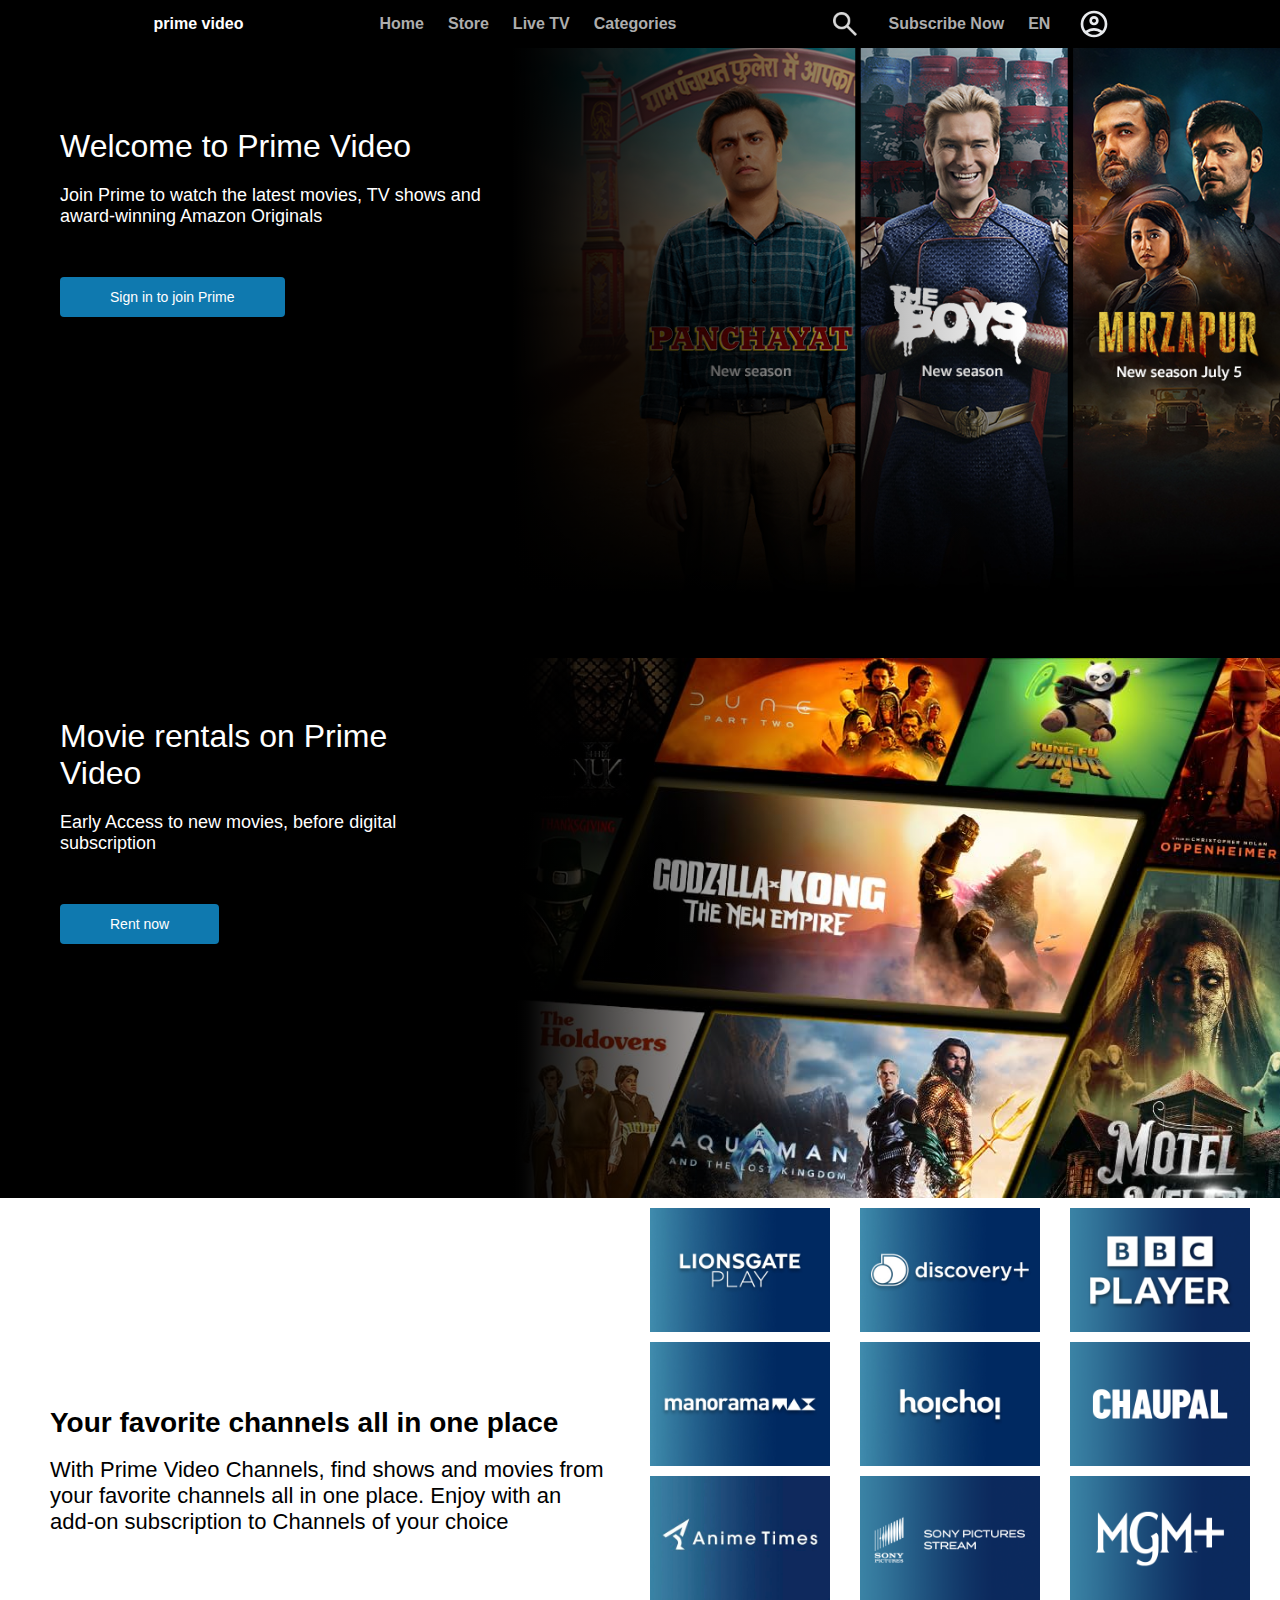
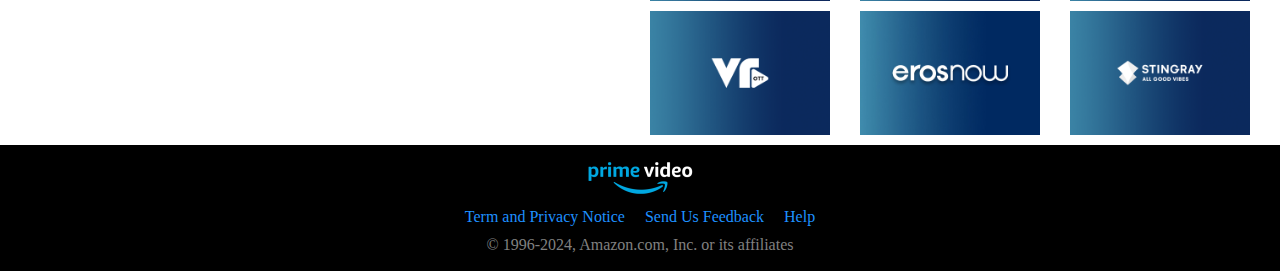
<file: index.html>
<!DOCTYPE html>
<html lang="en">
<head>
    <meta charset="UTF-8">
    <meta name="viewport" content="width=device-width, initial-scale=1.0">
    <title>Welcome to Amazon Prime Video</title>
    <link rel="stylesheet" href="style.css">
    <link rel="shortcut icon" href="assets/images/favicon-1.png" type="image/x-icon">
</head>
<body>
    <header>
        <nav>
            <div class="logo">
                prime video
            </div>
            <div class="buttons">
                <div class="btn btn1">Home</div>
                <div class="btn btn2">Store</div>
                <div class="btn btn3">Live TV</div>
                <div class="btn btn4">Categories</div>
            </div>
            <div class="search">
                <div class="search-icon"><img src="assets/images/search.png" alt=""></div>
                <div class="subscribe">Subscribe Now</div>
                <div class="lang-select">EN</div>
                <div class="profile"><img src="assets/images/account.svg" alt=""></div>
            </div>
        </nav>
    </header>
    <main class ="background-1">
        <div class="main-contain">
            <h1>Welcome to Prime Video</h1>
            <p>Join Prime to watch the latest movies, TV shows and award-winning Amazon Originals </p>
            <button class="sign-in">Sign in to join Prime</button>
        </div>
    </main>
    <main class="slide-2">
        <div class="main-contain extra-box">
            <h1>Movie rentals on Prime Video</h1>
            <p>Early Access to new movies, before digital subscription</p>
            <button class="sign-in">Rent now</button>
        </div>
        <div class="background-2">

        </div>
    </main>
    <div class="slide-3">
        <div class="text">
            <h2>Your favorite channels all in one place</h2>
            <p>With Prime Video Channels, find shows and movies from your favorite channels all in one place. Enjoy with an add-on subscription to Channels of your choice</p>
        </div>
        <div class="grid-box-container">
            <div class="grid-ele"><img src="assets/images/card-1.jpg" alt=""></div>
            <div class="grid-ele"><img src="assets/images/card-2.jpg" alt=""></div>
            <div class="grid-ele"><img src="assets/images/card-3.png" alt=""></div>
            <div class="grid-ele"><img src="assets/images/card-4.jpg" alt=""></div>
            <div class="grid-ele"><img src="assets/images/card-5.jpg" alt=""></div>
            <div class="grid-ele"><img src="assets/images/card-6.png" alt=""></div>
            <div class="grid-ele"><img src="assets/images/card-7.jpg" alt=""></div>
            <div class="grid-ele"><img src="assets/images/card-8.png" alt=""></div>
            <div class="grid-ele"><img src="assets/images/card-9.png" alt=""></div>
            <div class="grid-ele"><img src="assets/images/card-10.png" alt=""></div>
            <div class="grid-ele"><img src="assets/images/card-11.jpg" alt=""></div>
            <div class="grid-ele"><img src="assets/images/card-12.png" alt=""></div>
           
        </div>
    </div>
    <footer>
        <div class="end">

            <div><img src="assets/images/logo-2.png" alt=""></div>
            <div class="links">
                <a href="">
                    Term and Privacy Notice
                </a>
                <a href="">
                    Send Us Feedback
                </a>
                <a href="">
                    Help
                </a>
            </div>
            <div class="end-text">© 1996-2024, Amazon.com, Inc. or its affiliates</div>
        </div>
        </footer>
    </body>
    </html>
</file>
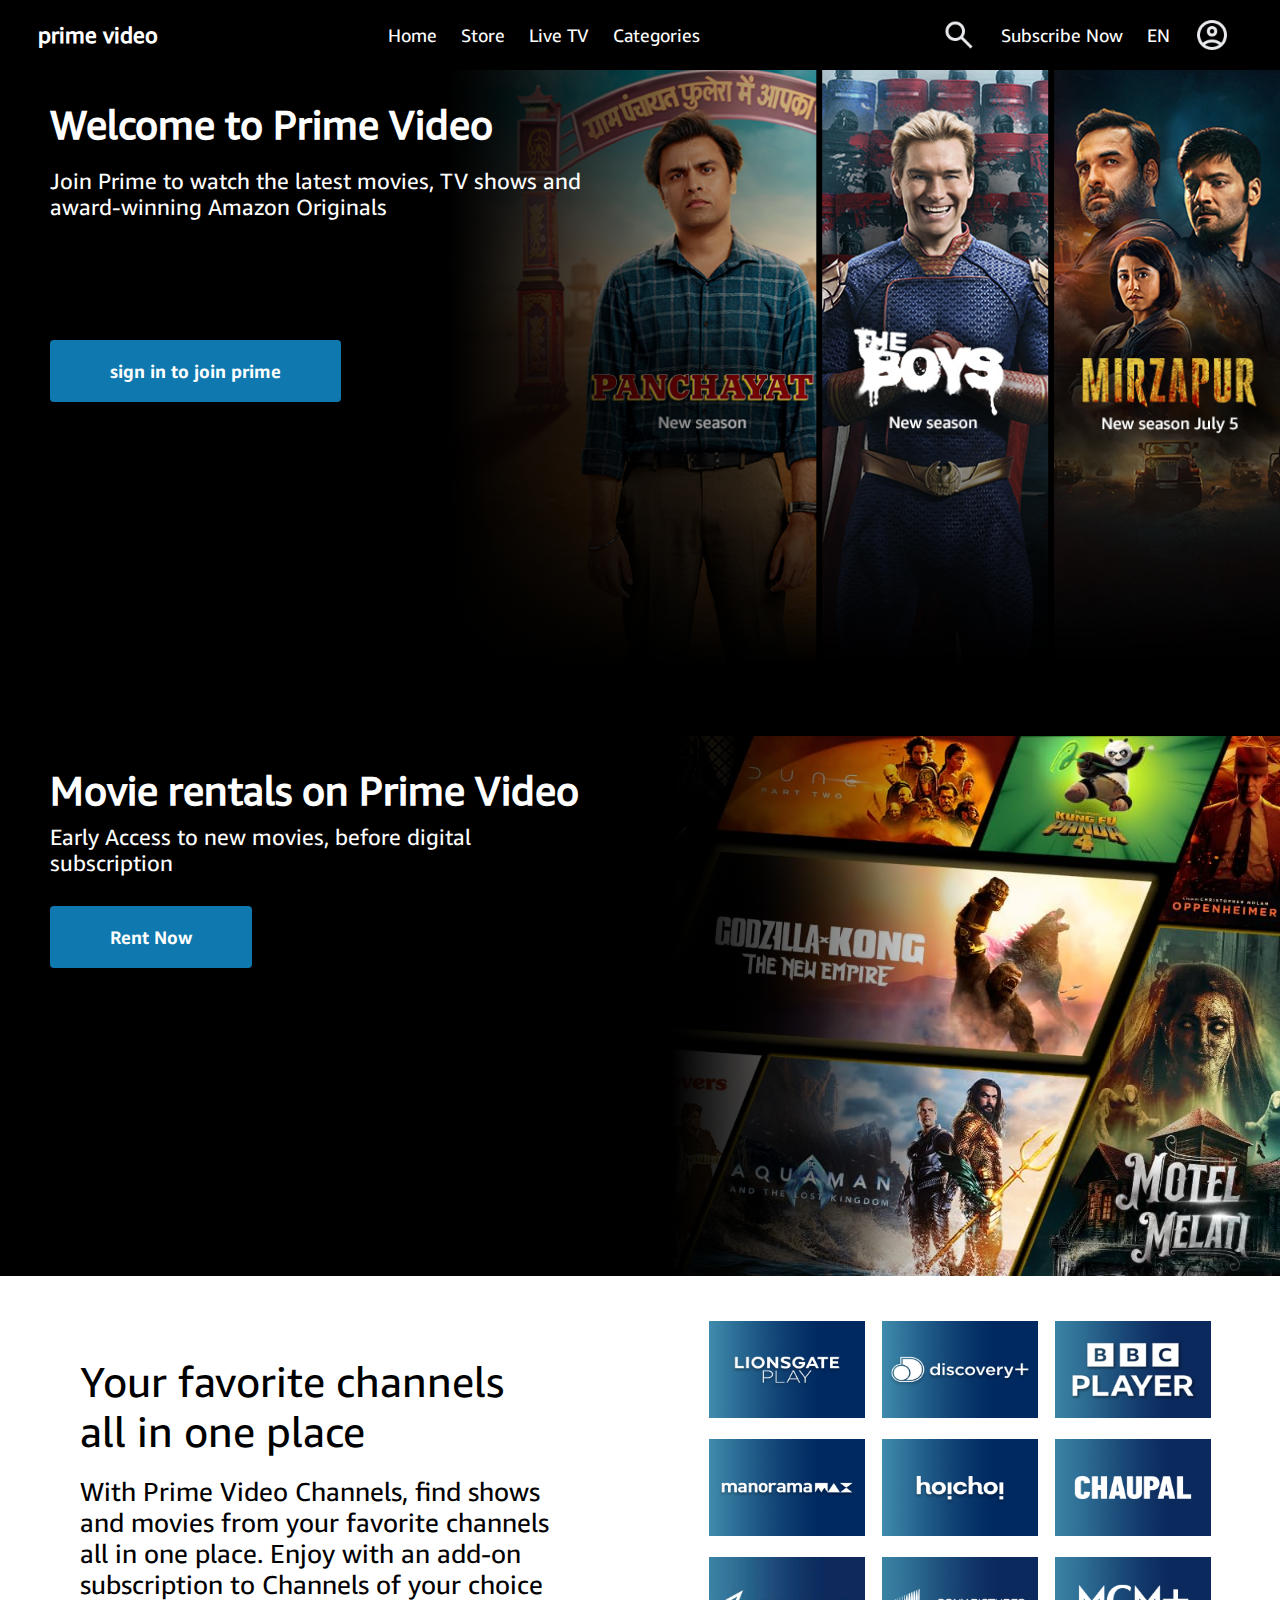
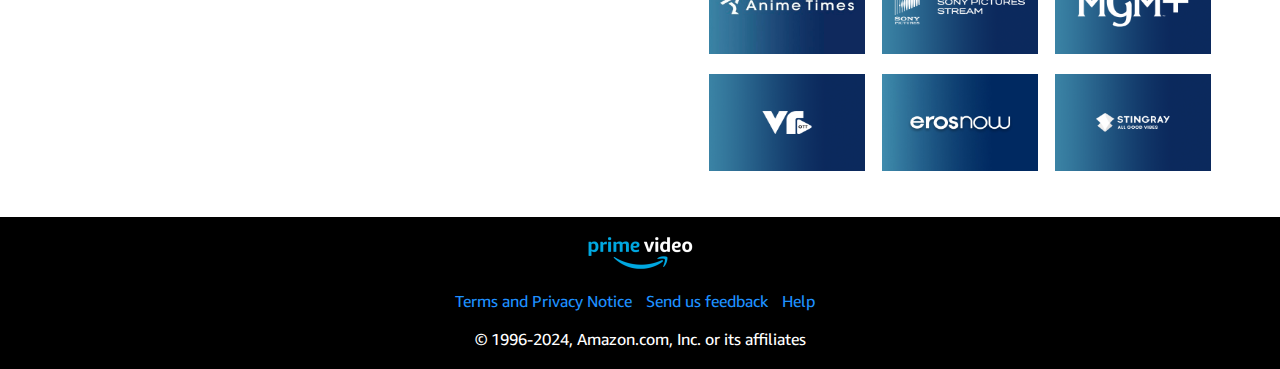
<file: Amazon-Prime-Video/index.html>
<!DOCTYPE html>
<html lang="en">
<head>
    <meta charset="UTF-8">
    <meta name="viewport" content="width=device-width, initial-scale=1.0">
    <title>Welcome to Amazon Prime Video</title>
    <link rel="shortcut icon" href="assets/images/favicon-1.png" type="image/x-icon">
    <link rel="stylesheet" href="style.css">
</head>
<body>
    <header>
        <nav class="pc">
            <div class="logo">
                prime video
            </div>
            <ul class="tabs-bar">
                <li class="tabs">
                    <a href="" class="tabs-link">Home</a>
                </li>
                <li class="tabs">
                    <a href="" class="tabs-link">Store</a>
                </li>
                <li class="tabs">
                    <a href="" class="tabs-link">Live TV</a>
                </li>
                <li class="tabs">
                    <a href="" class="tabs-link">Categories</a>
                </li>
            </ul>
            <div class="tabs-bar-exten">
                <div class="search">
                    <img src="assets/images/search.png" alt="">
                </div>
              
                <li class="tabs">
                    <a href="" class="tabs-link">Subscribe Now</a>
                </li>
                <li class="tabs">
                    <a href="" class="tabs-link">EN</a>
                </li>
                <div class="profile">
                    <img src="assets/images/account.png" alt="">
                </div>
            </div>
        </nav>
        <nav class="mobile">
            <div class="menu">Menu</div>
            <div class="logo">prime video</div>
            <div class="tabs-bar-exten-mob">
                <div class="search">
                    <img src="assets/images/search.png" alt="">
                </div>
                <div class="profile">
                    <img src="assets/images/account.png" alt="">
                </div>
            </div>
        </nav>
    </header>
    <main class="content">
        <section class="part-1">
            <div class="text">
                <h1>Welcome to Prime Video</h1>
                <p>Join Prime to watch the latest movies, TV shows and award-winning Amazon Originals</p>
                <a href="" class="button">sign in to join prime</a>
            </div>
           
        </section>
        <div class="text-hidden">
            <h1>Welcome to Prime Video</h1>
            <p>Join Prime to watch the latest movies, TV shows and award-winning Amazon Originals</p>
            <a href="" class="button">sign in to join prime</a>
        </div>

        <section class="part-2">
            <div class="text-2">
                <h1>Movie rentals on Prime Video</h1>
                <p>Early Access to new movies, before digital subscription</p>
                <a href="" class="button">Rent Now</a>
            </div>
            <div class="img-2"></div>
        </section>
        <section class="part-3">
            <div class="text-3">
                <h1>Your favorite channels all in one place</h1>
                <p> With Prime Video Channels, find shows and movies from your favorite channels all in one place. Enjoy with an add-on subscription to Channels of your choice</p>
            </div>
            <div class="grid">
                <div class="box-grid"><img src="assets/images/card-1.jpg" alt=""></div>
                <div class="box-grid"><img src="assets/images/card-2.jpg" alt=""></div>
                <div class="box-grid"><img src="assets/images/card-3.png" alt=""></div>
                <div class="box-grid"><img src="assets/images/card-4.jpg" alt=""></div>
                <div class="box-grid"><img src="assets/images/card-5.jpg" alt=""></div>
                <div class="box-grid"><img src="assets/images/card-6.png" alt=""></div>
                <div class="box-grid"><img src="assets/images/card-7.jpg" alt=""></div>
                <div class="box-grid"><img src="assets/images/card-8.png" alt=""></div>
                <div class="box-grid"><img src="assets/images/card-9.png" alt=""></div>
                <div class="box-grid"><img src="assets/images/card-10.png" alt=""></div>
                <div class="box-grid"><img src="assets/images/card-11.jpg" alt=""></div>
                <div class="box-grid"><img src="assets/images/card-12.png" alt=""></div>
            </div>
        </section>
    </main>
    <footer>
        <div class="foot-logo"><img src="assets/images/logo-2.png" alt=""></div>
        <div class="linkfoot">
            <a href="">Terms and Privacy Notice</a>
            <a href="">Send us feedback</a>
            <a href="">Help</a>
        </div>
        <p>© 1996-2024, Amazon.com, Inc. or its affiliates</p>
    </footer>
</body>
</html>
</file>
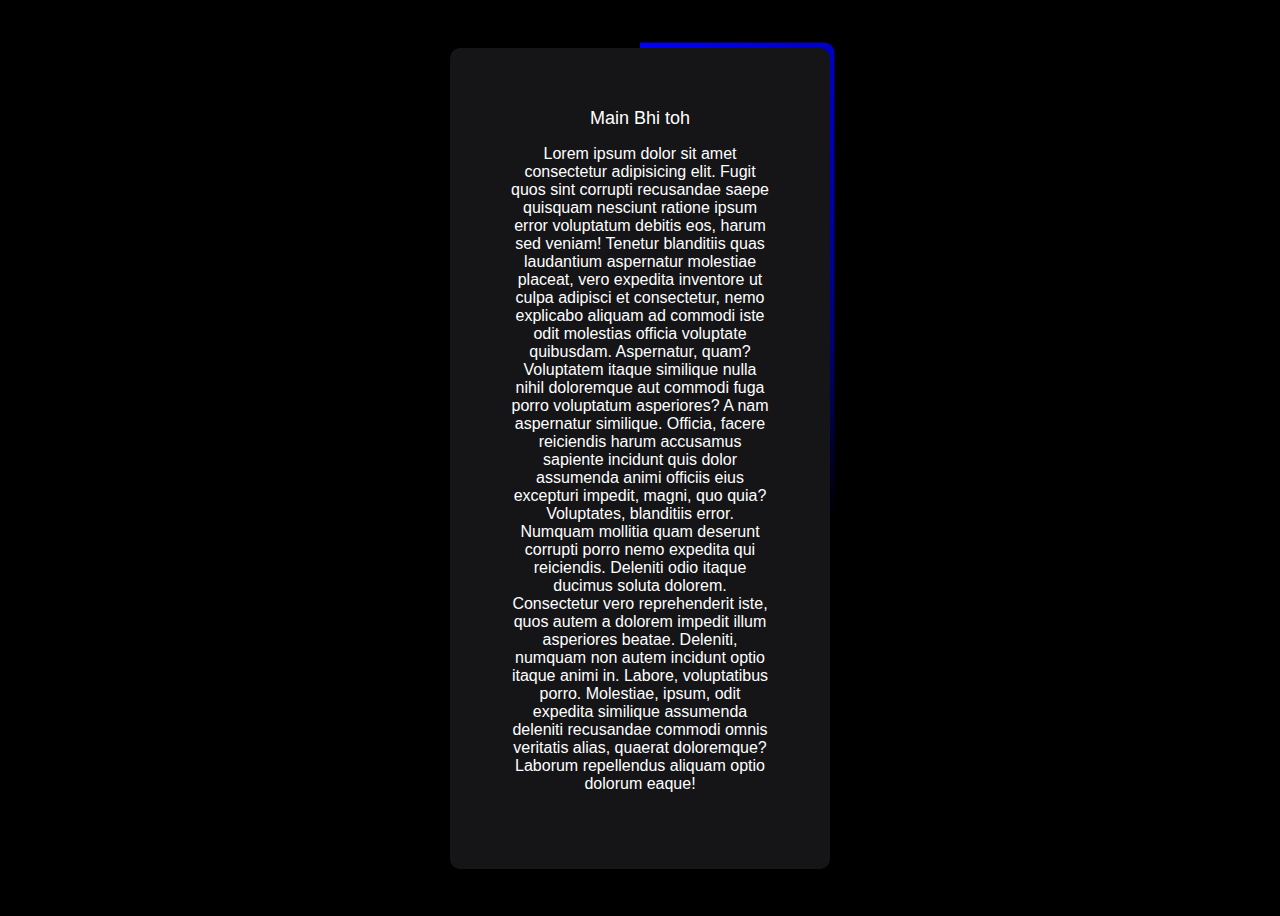
<file: Coolpro-1/index.html>
<!DOCTYPE html>
<html lang="en">
<head>
    <meta charset="UTF-8">
    <meta name="viewport" content="width=device-width, initial-scale=1.0">
    <title>Animated Border</title>
    <link rel="stylesheet" href="style.css">
</head>
<body>
    <div class="card">
        <div class="heading">
            Main Bhi toh
        </div>
        <p>Lorem ipsum dolor sit amet consectetur adipisicing elit. Fugit quos sint corrupti recusandae saepe quisquam nesciunt ratione ipsum error voluptatum debitis eos, harum sed veniam! Tenetur blanditiis quas laudantium aspernatur molestiae placeat, vero expedita inventore ut culpa adipisci et consectetur, nemo explicabo aliquam ad commodi iste odit molestias officia voluptate quibusdam. Aspernatur, quam? Voluptatem itaque similique nulla nihil doloremque aut commodi fuga porro voluptatum asperiores? A nam aspernatur similique. Officia, facere reiciendis harum accusamus sapiente incidunt quis dolor assumenda animi officiis eius excepturi impedit, magni, quo quia? Voluptates, blanditiis error. Numquam mollitia quam deserunt corrupti porro nemo expedita qui reiciendis. Deleniti odio itaque ducimus soluta dolorem. Consectetur vero reprehenderit iste, quos autem a dolorem impedit illum asperiores beatae. Deleniti, numquam non autem incidunt optio itaque animi in. Labore, voluptatibus porro. Molestiae, ipsum, odit expedita similique assumenda deleniti recusandae commodi omnis veritatis alias, quaerat doloremque? Laborum repellendus aliquam optio dolorum eaque!</p>
    </div>
</body>
</html>
</file>
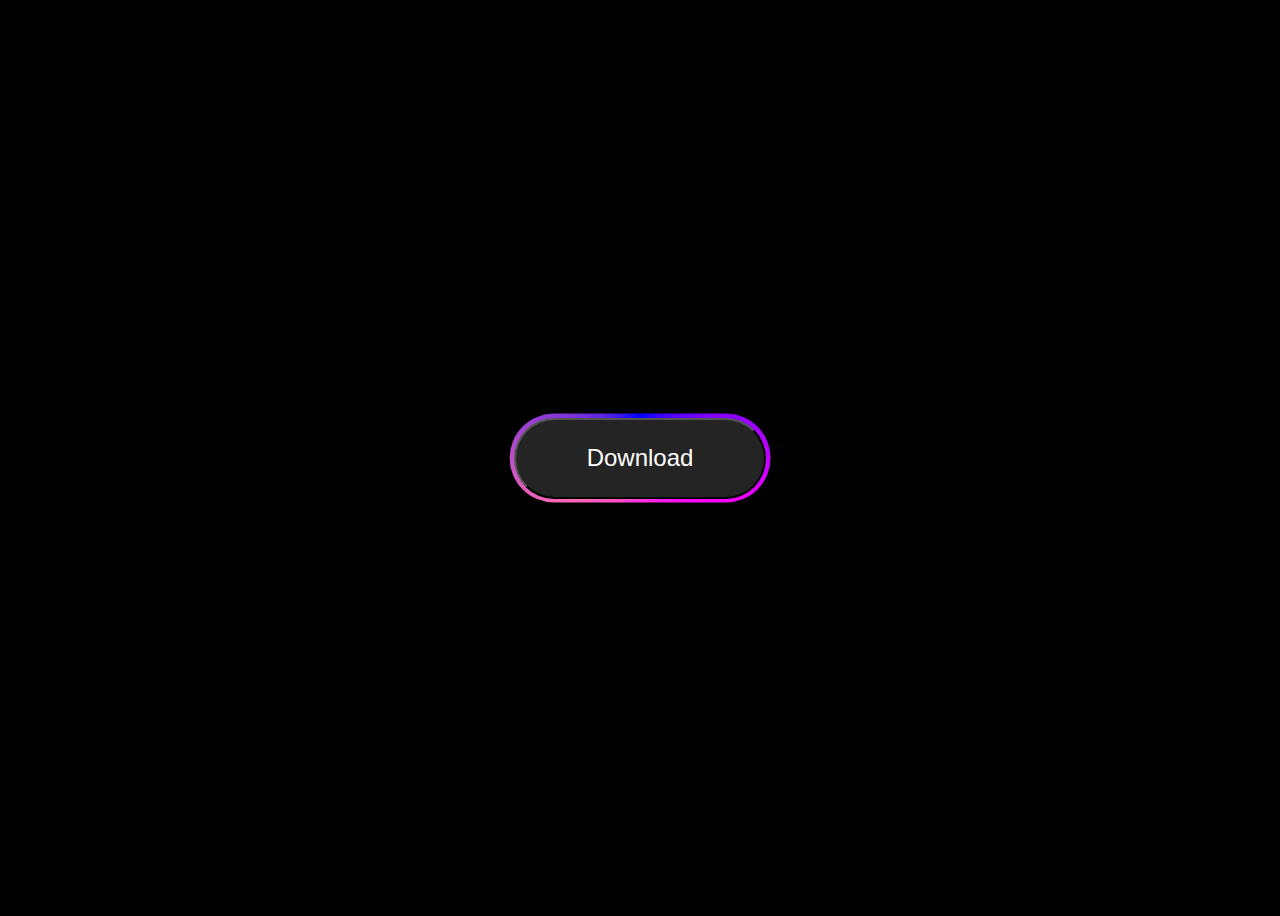
<file: Coolpro-2/index.html>
<!DOCTYPE html>
<html lang="en">
<head>
    <meta charset="UTF-8">
    <meta name="viewport" content="width=device-width, initial-scale=1.0">
    <title>Button Cool</title>
    <link rel="stylesheet" href="style.css">
</head>
<body>
    <button> Download </button>
</body>
</html>
</file>
<file: style.css>
*{
    margin: 0;
    padding: 0;
}
header{
    height: 48px;
    background-color: black;
}
nav{
    height: 100%;
    display: flex;
    max-width: 60%;
    margin: auto;
    align-items: center;
    justify-content: space-between;
}
.buttons{
    display: flex;
    align-items: center;
    height: 100%;
}
.search{
    display: flex;
    align-items: center;
    height: 100%;
    color: rgb(173, 173, 173);
}
.btn{
    display: flex;
    height: 100%;
    justify-content: center;
    align-items: center;
    box-sizing: border-box;
    padding: 4px 16px;
    color: rgb(173, 173, 173);
    background-color: black;
    font-size: 18px;
    font-family: sans-serif;
    font-weight: 600;
}
.btn:hover{
    background-color: rgb(22, 22, 22);
    color: white;
}
.logo{
    color: white;
    font-size: 20px;
    font-family: sans-serif;
    display: flex;
    justify-content: center;
    align-items: center;
    font-weight: 600;
}
.search-icon{
    height: 100%;
    display: flex;
    justify-content: center;
    align-items: center;
    box-sizing: border-box;
    padding: 4px 16px;
    
}
.search-icon img{
    height: 80%;
}
.profile{
    height: 100%;
    display: flex;
    justify-content: center;
    align-items: center;
    box-sizing: border-box;
    padding: 4px 16px;
}
.profile img {
    height: 80%;
}
.subscribe{
    height: 100%;
    display: flex;
    justify-content: center;
    align-items: center;
    box-sizing: border-box;
    padding:4px 16px;
    font-size: 18px;
    font-family:sans-serif;
    font-weight: 600;
}
.lang-select{
    height: 100%;
    display: flex;
    justify-content: center;
    align-items: center;
    box-sizing: border-box;
    padding:4px 16px;
    font-size: 18px;
    font-family:sans-serif;
    font-weight: 600;
}

@media  screen and (max-width: 1540px){

  nav{
    max-width: 76%;
  }
    .logo{
        font-size: 16px;
    }
    .btn{
        font-size: 16px;
        padding: 4px 12px;
    }
    .lang-select{
        font-size: 16px;
        padding: 4px 12px;
    }
    .subscribe{
        font-size: 16px;
        padding: 4px 12px;
    }
    
}
@media screen and (max-width:990px) {
    
    header{
        height: 40px;
    }
    nav{
        max-width: 80%;
    }
    .logo{
        font-size: 12px;
    }
    .btn{
        font-size: 12px;
        padding: 4px 6px;
    }
    .lang-select{
        font-size: 12px;
        padding: 4px 6px;
    }
    .subscribe{
        font-size: 12px;
        padding: 4px 6px;
    }
    
}

.background-1{
    background: linear-gradient(to right, black  40%, rgba(0,0,0,0) 80% , rgba(0, 0, 0, 0)) ,
                url('assets/images/background-1.jpg');
    background-size: cover;
    background-position: top 10% right 0%;
    min-height: 50vh;
   
}



.background-1{
        padding: 80px 60px;
}
.main-contain{
    color: white;
    font-family: sans-serif;
    width: 40%;
}
.main-contain h1{
    font-size: max(2.5vw,26px);
    font-weight: 500;
    margin-bottom: 20px;
}
.main-contain p{
    font-size: max(1.1vw,18px);
    font-weight: 500;
    margin-bottom: 50px;
}
.main-contain .sign-in{
    background-color: #0f79af;
    color: white;
    font-size: max(1vw,14px);
    padding: 12px 50px;
    border: none;
    border-radius: 4px;
}

.background-2{
    background: linear-gradient(to right, black , rgba(0,0,0,0) 40%),
                url('assets/images/background-2.jpg');
    background-size: cover;
    background-position: top 0% right 0%;
    height: 60vh;
    width: 60%;
}

.slide-2{
    display: flex;
}
.extra-box{
    width: 40%;
    background-color: black;
    box-sizing: border-box;
    padding: 60px 60px;
}
.slide-3{
    background-color: white;
    padding: 10px 20px;
    display: flex;
    align-items: center;
}
.slide-3 .text{
    width: 50%;
    padding: 50px 30px;
    box-sizing: border-box;
}
.slide-3 .text h2{
        font-size: max(2vw,28px);
        font-family: sans-serif;
        margin-bottom: 18px ;
}
.slide-3 .text p{
        font-size: max(1.5vw,22px);
        font-family: sans-serif;
}
.slide-3  .grid-box-container{
   max-width: 50%;
   max-height: 100%;
    display: grid;
    grid-template-columns: 1fr 1fr 1fr;
    box-sizing: border-box;
    gap: 10px;
}
.grid-ele{
    max-width: 100%;
    max-height: 100%;
    display: flex;
    justify-content: center;
    align-items: center;
}

.grid-ele img{
   max-width: 90% ;
    height: max(auto,70%) ;
    transition: box-shadow 0.3s;
}
.grid-ele img:hover{
    box-shadow: 0px 0px 20px 0px rgba(0, 0, 0, 0.747);
}
footer{
    height: 14vh;
    background-color: black; 
}
.end{
    height: 100%;
    display: flex;
    flex-direction: column;
    justify-content: center;
    align-items: center;
    gap: 10px 0px;
}
.end .links{
    display: flex;
    justify-content: center;
    align-items: center;
    gap: 0px 20px;
}
.end .links a{
    display: inline-block;
    color: dodgerblue;
    text-decoration: none;
    transition: color 0.3s;
}
.end .links a:hover{
    color: rgb(30, 191, 255);
}

.end .end-text{
    color: grey;
}
</file>
<file: Amazon-Prime-Video/style.css>
@font-face {
    font-family: "Ember";
    src: url(assets/Amazon_Typefaces_Complete_Font_Set_Mar2020/Amazon_Typefaces_Complete_Font_Set_Mar2020/Ember/AmazonEmber_Rg.ttf);
}
@font-face {
    font-family: "Ember-Bold";
    src: url(assets/Amazon_Typefaces_Complete_Font_Set_Mar2020/Amazon_Typefaces_Complete_Font_Set_Mar2020/Ember/AmazonEmber_Bd.ttf);
}

*{
    margin: 0;
    padding: 0;
    font-family: "Ember";
    color: white;
}
*,
*::before,
*::after {
    box-sizing: border-box;
}
header{
    height: 70px;
    background-color: black;

}
header .pc {
    display: flex;
    justify-content: space-between;
    align-items: center;
    height: 100%;
    width: 60%;
    margin: auto;
}
.tabs-bar , .tabs-bar-exten {
    display: flex;
    align-items: center;
    height: 100%;
    list-style-type: none;
    font-size: 22px;
}
.tabs .tabs-link {
    text-decoration: none;
}
.logo{
    font-size: 24px;
    font-weight: bold;
}
.tabs{
    height: 100%;
    box-sizing: border-box;
    display: flex;
    justify-content: center;
    align-items: center;
}
.tabs , .search , .profile {
    padding: 4px 16px;
}
.search , .profile {
    height: 100%;
    width: 60px;
    position: relative;
    overflow: hidden;
    box-sizing: border-box;
}
.search img , .profile img {
    max-width: 60%;
    max-height: 60%;
    object-fit: contain;
    width: 60%;
    height: 60%;
    position: absolute;
    top: 50%;
    left: 50%;
    transform: translate(-50%,-50%);
}
header .mobile {
    display: none;
    justify-content: space-between;
    align-items: center;
    height: 100%;
}
.mobile .tabs-bar-exten-mob {
    height: 100%;
    display: flex;
}
.mobile .menu {
    font-size: 18px;
    padding-left: 4px;
}
.search:hover , .profile:hover , .tabs:hover {
    background-color: rgb(34, 33, 33);
}


@media screen and (max-width:1720px) {
    .tabs , .search , .profile {
        padding: 4px 12px;
    }
    header .pc{
        width: 80%;
    }
}
@media screen and (max-width:1300px) {
    .tabs-bar , .tabs-bar-exten{
        font-size: 18px;
    }
    .logo{
        font-size: 22px;
    }
    header .pc {
        width: 94%;
    }
}

.part-1{
    background-image: url(assets/images/background-1.jpg);
    height: 74vh;
    background-position: top 0 right 0;
    background-repeat: no-repeat;
    background-size: cover;
    transition: height 0.2s;
    padding: 30px 50px;
    position: relative;
}
@media screen and (max-width:880px) {
    header .pc {
        display: none;
    }
    header .mobile{
        display: flex;
    }
    .logo{
        font-size: 20px;
    }
    .part-1{
        height: 80vh;
    }
}
@media screen and (max-width:500px) {
    .part-1 {
        height: 100vh;
        background-position: top 0 right 15%;
    }
    header{
        height: 70px;
    }
    .logo{
        font-size: 16px;
    }
}
.part-1::after{
    content: '';
    width: 100%;
    height: 100%;
    position: absolute;
    top: 50%;
    left: 50%;
    transform: translate(-50%,-50%);
    background-image: linear-gradient(to right,black 35%, transparent ,transparent);
}
.text{
    width: 50%;
}
.part-1 h1{
    font-size: 40px;
    margin-bottom: 20px;
    position: relative;
    z-index: 3;
}
.part-1 p{
    font-size: 21.5px;
    margin-bottom: 120px;
    position: relative;
    z-index: 3;
}
.part-1 a , .part-2 a, .text-hidden a{
    font-size: clamp(14px,18px,22px);
    text-decoration: none;
    padding: 20px 60px;
    background-color: #0f79af;
    display: inline-block;
    font-family: "Ember-Bold";
    border-radius: 4px;
    transition: background-color 0.3s linear;
    position: relative;
    z-index: 3;
}
.part-1 a:hover , .part-2 a:hover , .text-hidden a:hover{
    background-color: #0c6896;
}
.part-2{
    height: 60vh;
    display: flex;
}
.text-2{
    background-color: black;
    padding: 30px 50px;
    box-sizing: border-box;

}
.text-2 , .img-2 {
    height: 100%;
    width: 50%;
} 
.img-2{
    background-image: url(assets/images/background-2.jpg);
    background-size: cover;
    background-position: top 0 right 0;
    position: relative;
}
.img-2::after{
    content: '';
   background-image: linear-gradient(to right,black 5%,transparent,transparent);
    position: absolute;
    height: 100%;
    width: 100%;
    top: 50%;
    left: 50%;
    transform: translate(-50%,-50%);
}
.text-2 h1{
    font-size: 40px;
    margin-bottom: 10px;
}
.text-2 p{
    font-size: 21.5px;
    margin-bottom: 30px;
}
.part-3{
    display: flex;
    box-sizing: border-box;
}
.text-3 , .grid{
    width: 50%;
}
.grid
{
    display: grid;
    grid-template-columns: repeat(3,1fr);
    grid-template-rows: repeat(4,1fr) ;
    padding: 40px 60px;
    box-sizing: border-box;
    row-gap: 10px;
    justify-content: center;
    align-content: center;
    background-color: white;
}
.box-grid{
    display: flex;
    justify-content: center;
    align-items: center;
    height: 100%;
    width: 100%;
}
.box-grid img{
    height: 90%;
    width: 90%;
    
}
.text-3{
    padding: 80px;
    display: flex;
    flex-direction: column;
    align-items: start;
    box-sizing: border-box;
    
}
.text-3 h1{
    color: black;
    font-size: 42px;
    font-weight: 500;
    margin-bottom: 20px;
}
.text-3 p{
    color: black;
    font-size: 25.5px;
}
.box-grid img:hover{
    box-shadow: 0px 0px 10px 1.5px black;
}
footer{
    display: flex;
    flex-direction: column;
    align-items: center;
    justify-content: center;
    gap: 18px;
    background-color: black;
    padding: 20px 0px;
}
.linkfoot a{
    text-decoration: none;
    color: dodgerblue;
    margin-right: 10px;    
}
.text-hidden{
    background-color: black;
    color: white;
    display: none;
    flex-direction: column;
    justify-content: center;
    align-items: center;
    gap: 40px;
    padding: 100px;
    text-align: center;
}
@media screen and (max-width: 860px) {
    .part-2{
        flex-direction: column-reverse;
        height: 100vh;
    }
    .text-2, .img-2{
        width: 100%;
        height: 50%;
    }
    .text-2{
        text-align: center;
    }
    .img-2::after{
        background-image: linear-gradient(to top, black, transparent);
    }
    .part-3{
        flex-direction: column;
    }
    .grid, .text-3{
        width: 100%;
    }
    .text-3{
        text-align: center;
    }
    .grid{
        grid-template-columns: repeat(2,1fr);
        grid-template-rows: repeat(6,1fr);
    }
    .box-grid img{
        width: 80%;
        height: auto;
    }
    .text{
        display: none;
    }
    .text-hidden{
        display: flex;
    }
    .part-1::after{
        background-image: linear-gradient(to right,transparent,transparent);
    }
    
}
@media screen and (max-width:520px) {
    .grid{
        grid-template-columns: 1fr;
        grid-template-rows: repeat(1fr,12);
    }
    .text-hidden{
        padding: 100px 8px;
    }
}
@media screen and (max-width:350px) {
    .text-hidden a{
        padding: 20px 20px;
    }
}
@media screen and (max-width:400px) {
    .part-2 .text-2{
        padding: 30px 20px;
    }
    .text-2 h1{
        font-size: 32px;
    }
    .grid{
        padding: 20px 10px;
    }
    .text-3{
        padding: 20px;
    }
    .text-3 h1{
        font-size: 32px;
    }
    .text-3 p{
        font-size: 18px;
    }
    footer a , footer p{
        font-size: 12px;
    }
}
</file>
<file: Coolpro-1/style.css>
body{
    display: flex;
    justify-content: center;
    align-items: center;
    height: 100vh;
    background-color: black;
}

@property --angle{
    syntax: "<angle>";
    initial-value: 0deg;
    inherits: false;
}

@keyframes anime {

    from{
        --angle: 0deg;
    }
    to{
        --angle: -360deg;
    }
    
}

.card{
    background-color: rgb(21, 21, 24);
    width: 30%;
    box-sizing: border-box;
    padding: 60px;
    border-radius: 10px;
    position: relative;
}
.card::after{
    content: '';
    position: absolute;
    background-image: conic-gradient(from var(--angle),blue ,transparent 30%);
    width: 100%;
    height: 100%;
    top: 50%;
    left: 50%;
    transform: translate(-50%,-50%);
    z-index: -1;
    padding: 5px;
    animation: anime 2s linear none infinite;
    border-radius: 10px;

}
.heading{
    text-align: center;
    font-size: large;
    font-family: sans-serif;
    color: white;
}
p{
    color: white;
    font-size: 16px;
    font-family: sans-serif;
    text-align: center;
}
</file>
<file: Coolpro-2/style.css>
body{
    display: flex;
    justify-content: center;
    align-items: center;
    height: 100vh;
    background-color: black;
}
@property --angle{
    syntax: "<angle>";
    initial-value: 0deg;
    inherits: false;
}
@keyframes spiner{

    from{
        --angle: 0deg;
    }
    to{
        --angle: 360deg;
    }
    
}
button{
    width: 20%;
    height: 9%;
    border-radius: 50px;
    font-size: 24px;
    font-family: 'Segoe UI', Tahoma, Geneva, Verdana, sans-serif;
    display: flex;
    justify-content: center;
    align-items: center;
    background-color: rgb(37, 36, 36);
    color: rgb(255, 255, 255);
    position: relative;
    
}
button::after{
    content: '';
    height: 100%;
    width: 100%;
    background-image: conic-gradient(from var(--angle), blue,magenta,hotpink,blue);
    padding: 6px;
    position: absolute;
    top: 50%;
    left: 50%;
    transform: translate(-50%,-50%);
    border-radius: 48px;
    z-index: -1;
    animation: spiner 2s cubic-bezier(0.33, 0.54, 0.92, 0.69) none infinite;
}
</file>
